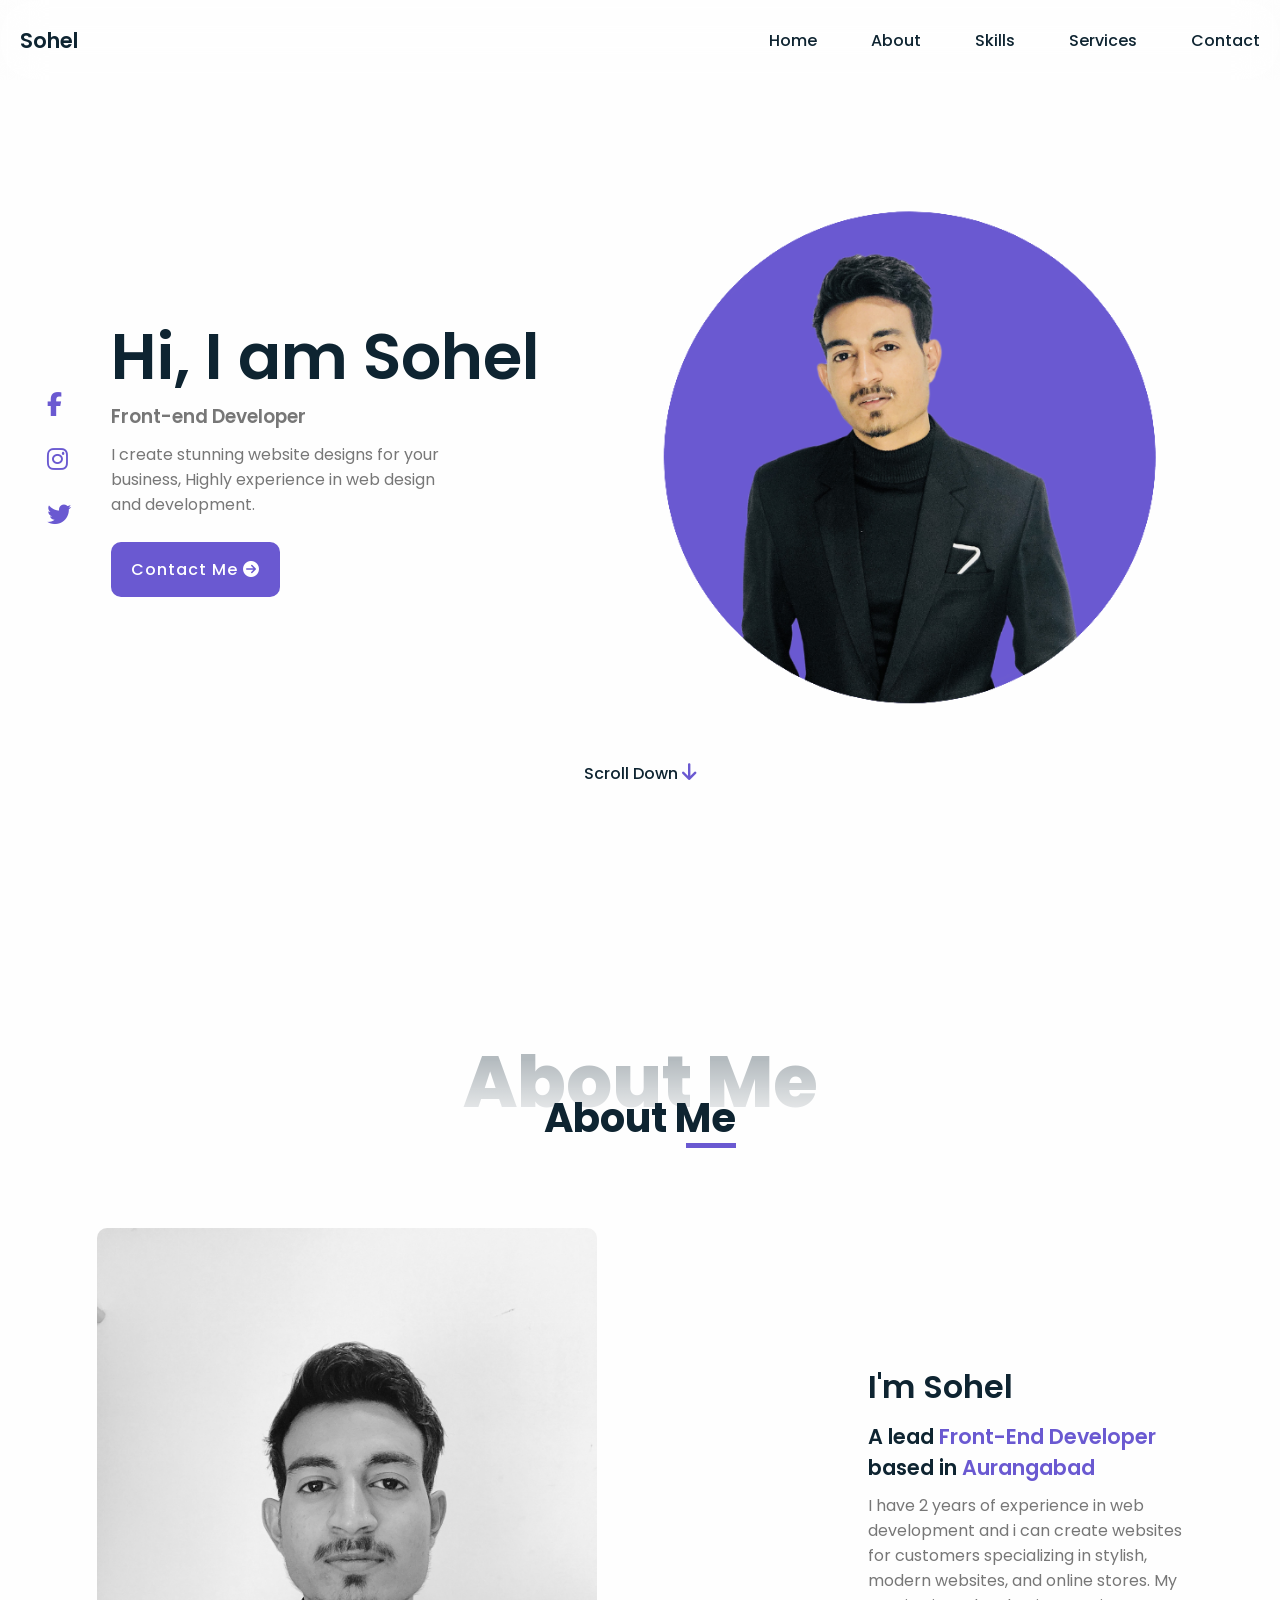
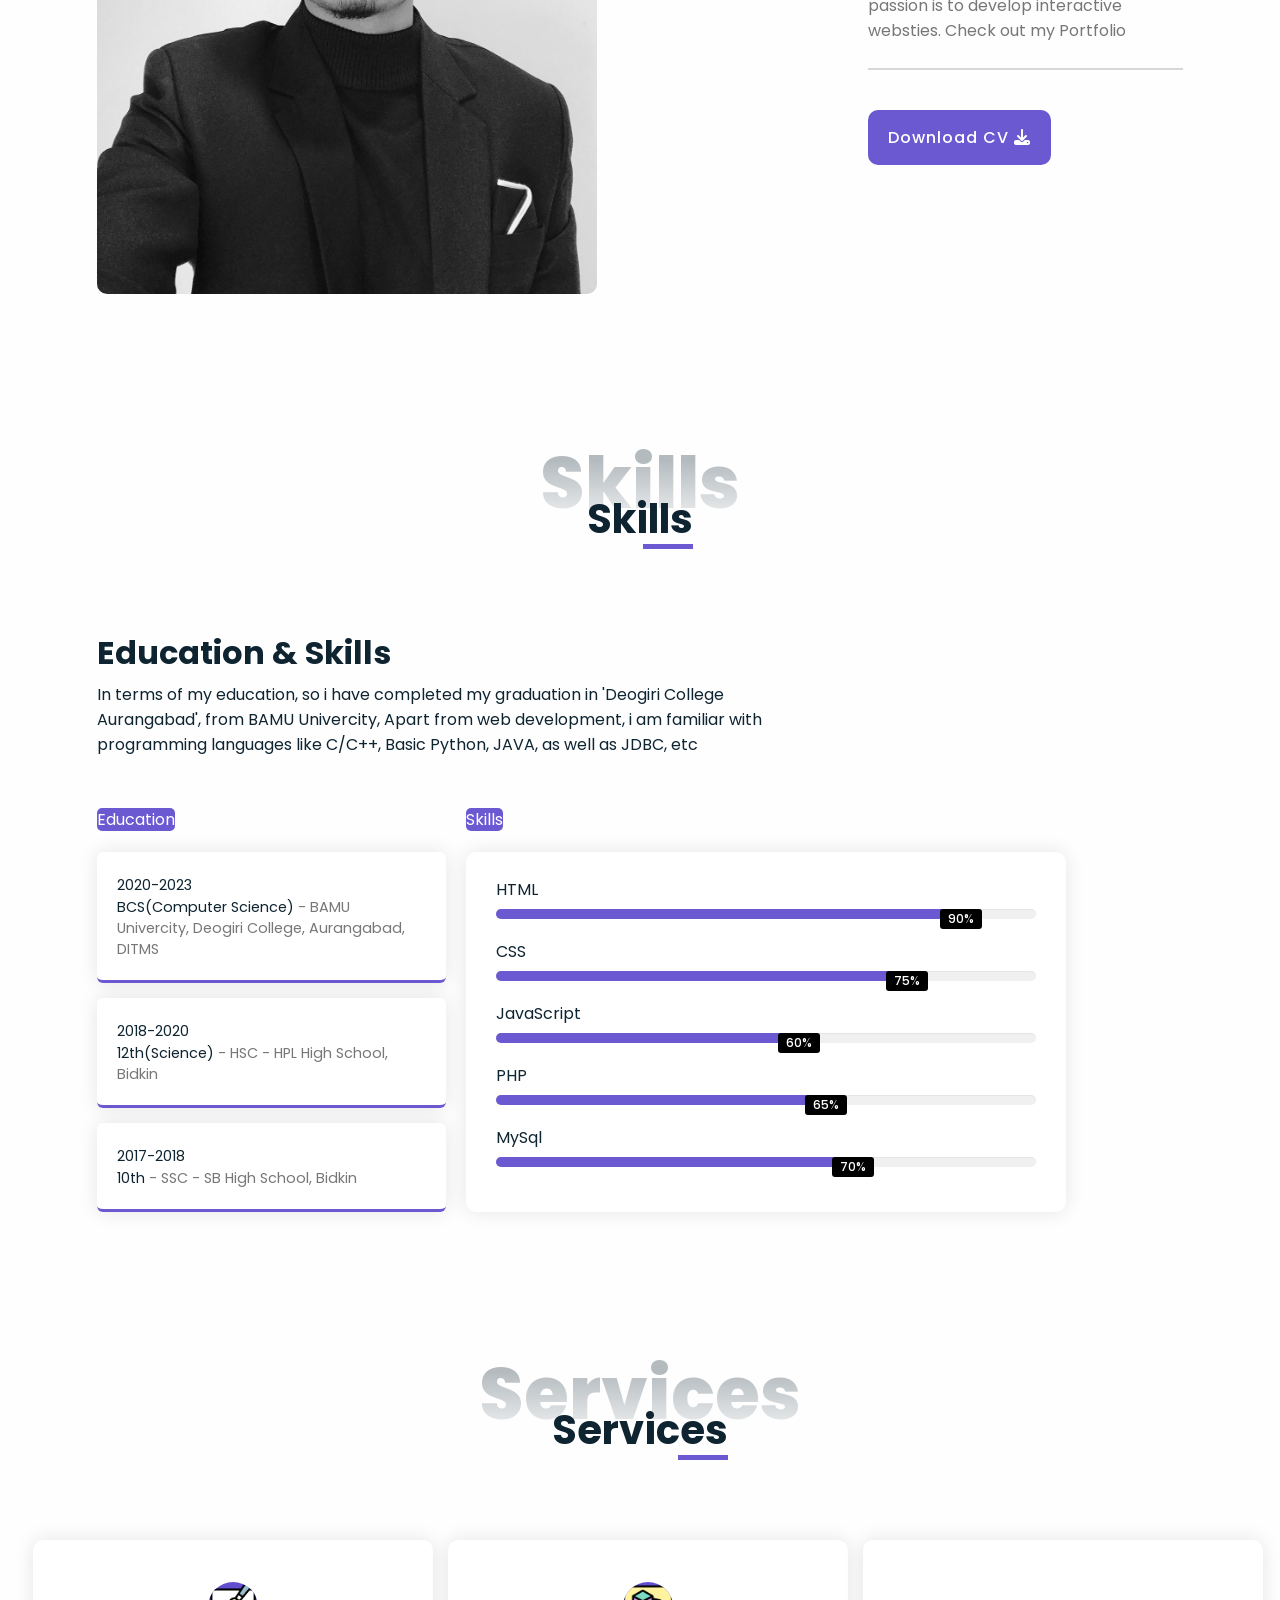
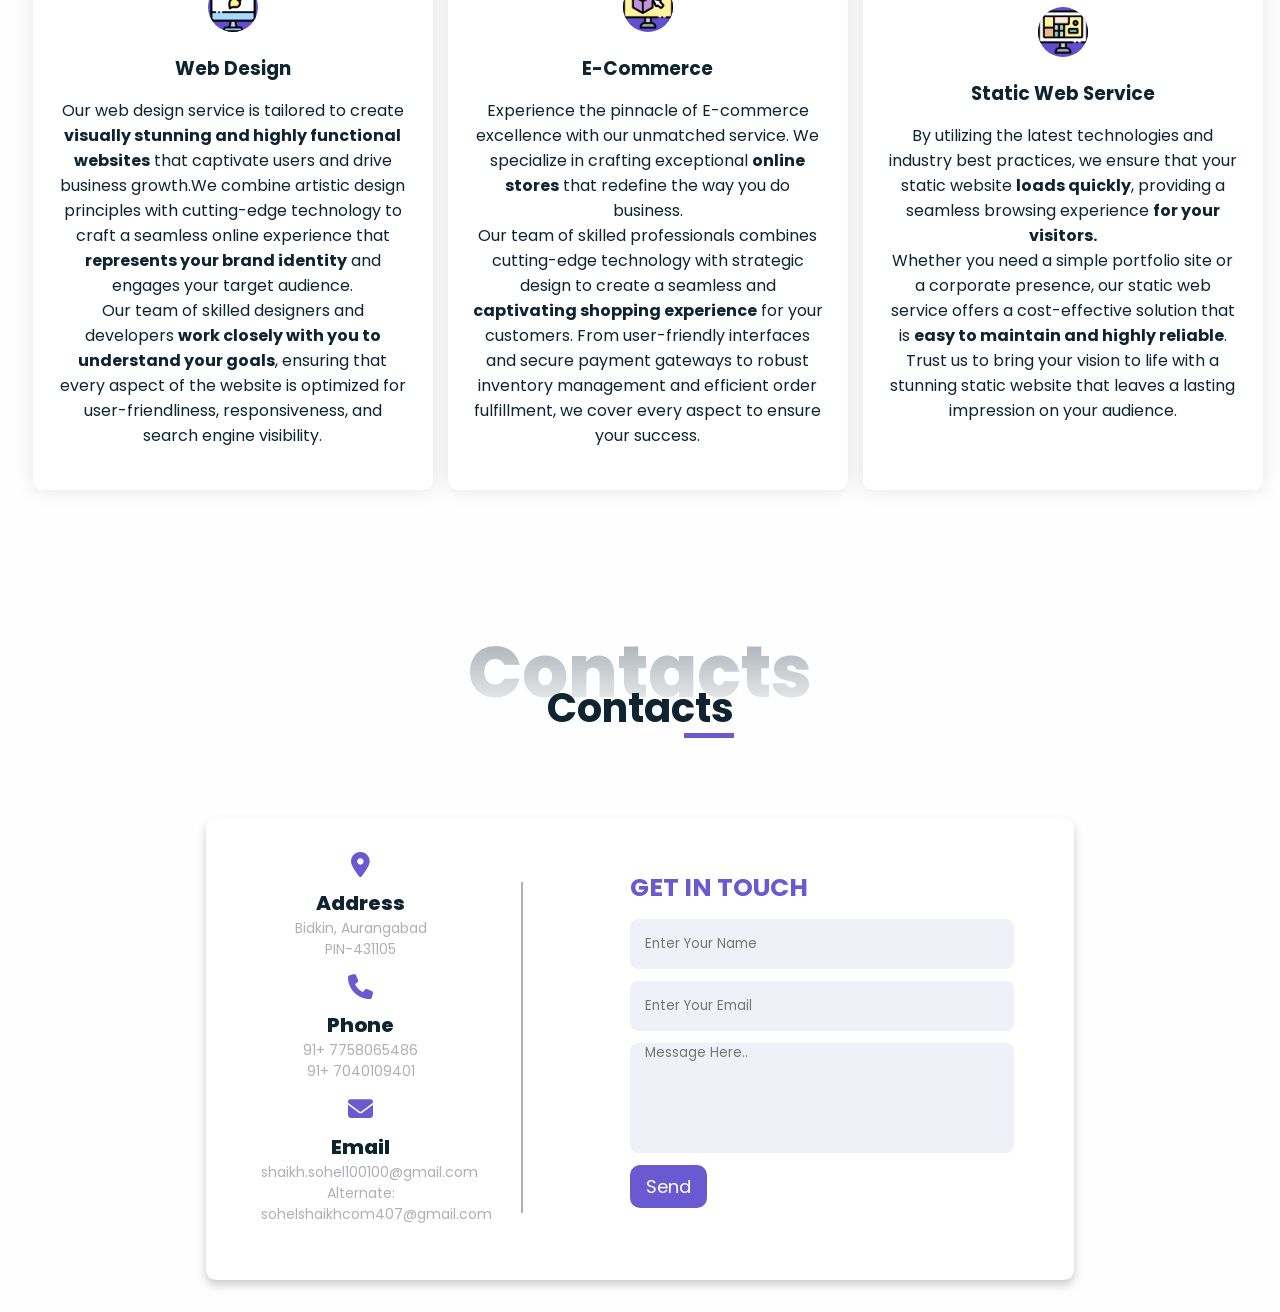
<file: index.html>
<!DOCTYPE html>
<html lang="en">

<head>
    <meta charset="UTF-8">
    <meta http-equiv="X-UA-Compatible" content="IE=edge">
    <meta name="viewport" content="width=device-width, initial-scale=1.0">
    <title>Portfolio</title>
    <link rel="stylesheet" href="style.css">
    <link rel="stylesheet" href="https://cdnjs.cloudflare.com/ajax/libs/font-awesome/6.2.1/css/all.min.css">
</head>

<body>


    <!-- ========Header======== -->
    <header>
        <div class="nav-bar">
            <a href="#about" class="logo">Sohel</a>
            <div class="navigation">
                <div class="nav-items">
                    <a href="#home">Home</a>
                    <a href="#about">About</a>
                    <a href="#skills">Skills</a>
                    <a href="#services">Services</a>
                    <a href="#contacts">Contact</a>
                </div>
            </div>
        </div>
    </header>


    <!-- ========Home section======== -->

    <section class="home flex-center" id="home">
        <div class="home-container">
            <div class="media-icons">
                <a href="https://www.facebook.com/realuniqueox/" target="_blank"><i class="fab fa-facebook-f"></i></a>
                <a href="https://www.instagram.com/real_unique_ox_/" target="_blank"><i class="fab fa-instagram"></i></a>
                <a href="#"><i class="fab fa-twitter"></i></a>
            </div>
            <div class="info">
                <h2>Hi, I am Sohel</h2>
                <h3>Front-end Developer</h3>
                <p>I create stunning website designs for your business, Highly experience in web design and development.</p>
                <a href="#contacts" class="btn">Contact Me <i class="fa fa-arrow-circle-right"></i></a>
            </div>
            <div class="home-img">
                <img src="Images/main-img2.png" alt="error">
            </div>
        </div>
        <a href="#about" class="scroll-down">Scroll Down <i class="fas fa-arrow-down"></i></a>
    </section>


    <!-- ========About section======== -->

    <section class="about section" id="about">
        <div class="container flex-center">
            <h1 class="section-title-01">About Me</h1>
            <h2 class="section-title-02">About Me</h2>
            <div class="content flex-center">
                <div class="about-img">
                    <img src="Images/about-img2.JPG" alt="error">
                </div>
                <div class="about-info">
                    <div class="description">
                        <h3>I'm Sohel</h3>
                        <h4>A lead <span>Front-End Developer</span> based in <span>Aurangabad</span></h4>
                        <p>I have 2 years of experience in web development and i can create websites for customers specializing in stylish, modern websites, and online stores. My passion is to develop interactive websties. Check out my Portfolio</p>
                    </div>
                    <ul class="professional-list">
                        <li class="list-item">
                            <a href="https://www.mediafire.com/file/za5odevanu8aaag/SOHEL%2527s_RESUME.pdf/file" class="btn" target="_blank" >Download CV <i class="fas fa-download"></i></a>
                        </li>
                    </ul>
                </div>
            </div>
        </div>

    </section>

    <!-- ========Skills section======== -->
    <section class="skills section" id="skills">
        <div class="container flex-center">
            <h1 class="section-title-01">Skills</h1>
            <h1 class="section-title-02">Skills</h1>
            <div class="content">
                <div class="skills-description">
                    <h3>Education & Skills</h3>
                    <p>In terms of my education, so i have completed my graduation in 'Deogiri College Aurangabad', from BAMU Univercity, Apart from web development, i am familiar with programming languages like C/C++, Basic Python, JAVA, as well as JDBC, etc </p>
                </div>
                <div class="skills-info education-all">
                    <div class="education">
                        <h4><label>Education</label></h4>
                        <ul class="edu-list">
                            <li class="item">
                                <span class="year">2020-2023</span>
                                <p><span>BCS(Computer Science)</span> - BAMU Univercity, Deogiri College, Aurangabad, DITMS</p>
                            </li>
                            <li class="item">
                                <span class="year">2018-2020</span>
                                <p><span>12th(Science)</span> - HSC - HPL High School, Bidkin</p>
                            </li>
                            <li class="item">
                                <span class="year">2017-2018</span>
                                <p><span>10th</span> - SSC - SB High School, Bidkin</p>
                            </ul>
                        </li>
                    </div>

                    <!-- <div class="education">

                        <h4><label>Skills</label></h4>
                        <ul class="bars">

                            <li class="bar">
                                <div class="info">
                                    <span>HTML</span>
                                    <span>95%</span>
                                </div>
                                <div class="line html"></div>
                            </li>

                            <li class="bar">
                                <div class="info">
                                    <span>CSS</span>
                                    <span>85%</span>
                                </div>
                                <div class="line css"></div>
                            </li>

                            <li class="bar">
                                <div class="info">
                                    <span>JavaScript</span>
                                    <span>80%</span>
                                </div>
                                <div class="line javscript"></div>
                            </li>

                            <li class="bar">
                                <div class="info">
                                    <span>Jquery</span>
                                    <span>80%</span>
                                </div>
                                <div class="line jquery"></div>
                            </li>

                            <li class="bar">
                                <div class="info">
                                    <span>PHP</span>
                                    <span>75%</span>
                                </div>
                                <div class="line jquery"></div>
                            </li>

                        </ul>
                    </div> -->
                

                       <div class="education">

                        <h4><label>Skills</label></h4>

                        <div class="skills-bar">
                        <div class="bar">
                            <div class="info">
                                <span>HTML</span>
                            </div>
                            <div class="progress-line html"><span></span></div>
                        </div>
                        
                        <div class="bar">
                            <div class="info">
                                <span>CSS</span>
                            </div>
                            <div class="progress-line css"><span></span></div>
                        </div>
                        
                        <div class="bar">
                            <div class="info">
                                <span>JavaScript</span>
                            </div>
                            <div class="progress-line js"><span></span></div>
                        </div>
                        
                        <div class="bar">
                            <div class="info">
                                <span>PHP</span>
                            </div>
                            <div class="progress-line php"><span></span></div>
                        </div>
                        
                        <div class="bar">
                            <div class="info">
                                <span>MySql</span>
                            </div>
                            <div class="progress-line mysql"><span></span></div>
                        </div>
                    </div> 
                    </div>
                </div>
            </div>
        </div>
    </section>


        <!-- ========Services section======== -->
        <section class="services section" id="services">

            <div class="container flex-center">
                <h1 class="section-title-01">Services</h1>
                <h1 class="section-title-02">Services</h1>
                <div class="content">
                <div class="rows services">
                    
                    <div class="Card col-md-3 text-center">
                        <div class="icon">
                        <img src="Images/service-icons/icon1.png" alt="error">
                        </div>
                        <div>
                            <h3 class="heading">Web Design</h3>
                            <p class="description">Our web design service is tailored to create <b>visually stunning and highly functional websites</b> that captivate users and drive business growth.We combine artistic design principles with cutting-edge technology to craft a seamless online experience that <b>represents your brand identity</b> and engages your target audience. <br>Our team of skilled designers and developers <b>work closely with you to understand your goals</b>, ensuring that every aspect of the website is optimized for user-friendliness, responsiveness, and search engine visibility.</p>
                        </div>
                    </div>

                    <div class="Card col-md-3 text-center">
                        <div class="icon">
                            <img src="Images/service-icons/icon2.png" alt="error">
                        </div>
                        <div>
                            <h3 class="heading">E-Commerce</h3>
                            <p class="description">Experience the pinnacle of E-commerce excellence with our unmatched service. We specialize in crafting exceptional <b>online stores</b> that redefine the way you do business. <br> Our team of skilled professionals combines cutting-edge technology with strategic design to create a seamless and <b>captivating shopping experience</b> for your customers. From user-friendly interfaces and secure payment gateways to robust inventory management and efficient order fulfillment, we cover every aspect to ensure your success.</p>
                        </div>
                    </div>

                    <div class="Card col-md-3 text-center">
                        <div class="icon">
                            <img src="Images/service-icons/icon3.png" alt="error">
                        </div>
                        <div>
                            <h3 class="heading">Static Web Service</h3>
                            <p class="description">By utilizing the latest technologies and industry best practices, we ensure that your static website <b>loads quickly</b>, providing a seamless browsing experience <b>for your visitors.</b> <br> Whether you need a simple portfolio site or a corporate presence, our static web service offers a cost-effective solution that is <b>easy to maintain and highly reliable</b>. Trust us to bring your vision to life with a stunning static website that leaves a lasting impression on your audience.</p>
                        </div>
                    </div>

                </div>    
                </div>
        </section>

        <!-- ========Contacts section======== -->
        <section class="contacts section" id="contacts">

            <div class="container flex-center">
                <h1 class="section-title-01">Contacts</h1>
                <h1 class="section-title-02">Contacts</h1>
                <div class="form-content">
                    <div class="left-side">
                        
                        <div class="address details">
                            <i class="fa-solid fa-location-dot"></i>
                            <div class="topic">Address</div>
                            <div class="text-one">Bidkin, Aurangabad</div>
                            <div class="text-two">PIN-431105</div>
                        </div>

                        <div class="phone details">
                            <i class="fa-solid fa-phone"></i>
                            <div class="topic">Phone</div>
                            <div class="text-one">91+ 7758065486</div>
                            <div class="text-two">91+ 7040109401</div>
                        </div>
                        
                        <div class="email details">
                            <i class="fa-solid fa-envelope"></i>
                            <div class="topic">Email</div>
                            <div class="text-one">shaikh.sohel100100@gmail.com</div>
                            <div class="text-two">Alternate: sohelshaikhcom407@gmail.com</div>
                        </div>

                    </div>

                    <div class="right-side">
                        <div class="topic-text">
                            
                            GET IN TOUCH

                        <form action="#">

                            <div class="input-box">
                                <input type="text" placeholder="Enter Your Name">
                            </div>
                            <div class="input-box">
                                <input type="email" placeholder="Enter Your Email">
                            </div>
                            <div class="input-box">
                                <textarea placeholder="Message Here.."></textarea>
                            </div>
                            <div class="button">
                                <input type="button" value="Send">
                            </div>

                        </form>
                    </div>
                    </div>
                </div>



        </section>

    
        <!-- ========CDN javascripts File for Emails======== -->

  
    <!-- ========External Scripts======== -->
    <script src="main.js"></script>
</body>

</html>
</file>
<file: style.css>
@import url('https://fonts.googleapis.com/css2?family=Poppins:ital,wght@0,100;0,200;0,300;0,400;0,500;0,600;0,700;0,800;0,900;1,100;1,200;1,300;1,400;1,500;1,600;1,700;1,800;1,900&display=swap');

:root{
    /* ========Main theme colors======== */
    --first-color: #0e2431;
    --second-color: #6a59d1;
    --third-color: #777;

    /* ========Hover colors======== */
    --hover-color: #614fd0;

    /* ========Background colors======== */
    --body-bg-color: #fefefe;
    --card-bg-color: #fff;
    --modal-bg-color: #fff;
    --bg-transparent-color: rgba(0,0,0,0.1);
    --transparent-color-01: rgba(0,0,0,0.1);
    --transparent-color-02: rgba(106,89,209,0.1);
    --line-color: #d7d7d7;

    /* ========colors Filter======== */
    --color-filter: invert(1);
    
    /* ========Box shadow======== */
    --box-shadow: 0px 0px 20px rgb(0 0 0 / 10%);


    /* ========Font size======== */
    --small-font-size: 0.9em;
    --normal-font-size: 1em;

    /* ========Scrollbar colors======== */
    --scroll-bar-color: #c5cadf;
    --scroll-thumb-color: #70768a;
    --scroll-thumb-hover-color: #454f6b;

}

*{
    margin: 0;
    padding: 0;
    box-sizing: border-box;
    font-family: 'Poppins', sans-serif;
}

html{
    scroll-behavior: smooth;
}

body{
    color: var(--first-color);
    background: var(--body-bg-color);
    margin: 2rem 0 0 0;
    transition: .5s ease;
}
a{
    text-decoration: none;
}
li{
    list-style: none;
}


/* ========Scroll bar======== */
::-webkit-scrollbar{
    width: 10px;
    background: var(--scroll-bar-color);
}
::-webkit-scrollbar-thumb{
    background: var(--scroll-thumb-color);
    border-radius: 2em;
}
::-webkit-scrollbar-thumb:hover{
    background: var(--scroll-thumb-hover-color);
}


 /* ========Header======== */
header
{
    z-index: 99999;
    width: 100%;
    position: fixed;
    top: 0;
    left: 0;    
    backdrop-filter: blur(20px);
    transition: .6s ease;
}
header.sticky{
    background: rgba(255, 255, 255, 0.1);
    box-shadow: var(--box-shadow);
}

.nav-bar{
    position: relative;
    height: calc(4rem + 1rem);
    max-width: 1650px;
    display: flex;
    justify-content: space-between;
    align-items: center;
    margin-left: auto;
    margin-left: auto;
    padding: 0 20px;
    transition: .6s ease;
}
header.sticky .nav-bar {
    height: calc(2.5rem + 1rem);

}


.nav-bar .logo{
    color: var(--first-color);
    font-size: 1.3em;
    font-weight: 600;
}

.nav-items a{
    color: var(--first-color);
    font-weight: 500;
}

.nav-items a:not(:last-child)
{
    margin-right: 50px;
}


/* ========Header======== */
.home{
    position: relative;
    max-width: 1250px;
    min-height: 100vh;
    margin-left: auto;
    margin-right: auto;
    padding: 4rem 2rem;
    flex-direction: column;
}
.home .home-container{
    display: flex;
    justify-content:space-between;
    align-items: center;
    width: 100%;
}

.home-container .media-icons{
    display: flex;
    flex-direction: column;
    margin-right: 40px;
}

.home-container .media-icons a{
    color: var(--second-color);
    font-size: 1.5em;
    margin: 10px 0;
}

.home-container .media-icons a:hover{
    color: var(--hover-color);
}

.home-container .info h2{
    width: 500px;
    font-size: 4em;
    font-weight: 600;
    line-height: 70px;
}

.home-container .info h3{
    color: var(--third-color);
    font-feature-settings: 1.3em;
    font-weight: 600;
    line-height: 50px;
}

.home-container .info p{
    color: var(--third-color);
    font-size: var(--normal-font-size);
    max-width: 350px;
}

.btn{
    background: var(--second-color);
    color: #fff;
    font-size: var(--normal-font-size);
    font-weight: 500;
    display: inline-block;
    margin-top: 25px;
    padding: 15px 20px;
    letter-spacing: 1px;
    border-radius: 10px;
}
.btn:hover{
    background: var(--hover-color);
}

.home-container .home-img{
    position: relative;
}

.home-container .home-img img{
    width:100%;
    transform: translate(0,0);
}

.home .scroll-down{
    color: var(--first-color);
    font-size: var(--normal-font-size);
    font-weight: 500;
    margin-top: 20px;
}

.home .scroll-down i{
    color: var(--second-color);
    font-size: 1.2em;
    animation: arrow-down ease 2s infinite;
}

@keyframes arrow-down{
    0%{
        transform: translateY(0);
    }
    30%{
        transform: translateY(10px);
    }
}



/* ========Common styles for all sessions======== */
.flex-center{
    display: flex;
    justify-content: center;
    align-items: center;
}

.section{
    position: relative;
    width: 1150px;
    margin-left: auto;
    margin-right: auto;
    padding: 6rem 2rem 2rem;
}
.sub-section{
    position: relative;
    width: 1150px;
    margin-left: auto;
    margin-right: auto;
    padding: 6rem 0rem;
}

.section-title-01{
    font-size: 4.5em;
    font-weight: 800;
    margin-bottom: 2rem;
    background: linear-gradient(to top, transparent 0%, var(--first-color) 70%);
    -webkit-background-clip: text;
    -webkit-text-fill-color: transparent;
    opacity: .3;
}

.section-title-02{
    font-size: 2.5em;
    font-weight: 700;
    transform: translateY(-80px);
}

.section-title-02:before{
    content: '';
    position: absolute;
    width: 50px;
    height: 5px;
    right: 0;
    bottom: 0;
    background: var(--second-color);
}

.container{
    position: relative;
    flex-direction: column;
}

/* ========About section======== */
.about .container .content{
    column-gap: 40px;
    width: 100%;
}

.about-img{
    position: relative;
}

.about-img img{
    max-width: 50%;
    min-width: 500px;
    border-radius: 10px;
}

.about-info .description{
     max-width: 1000px;
}

.about-info .description h3{
    font-size: 2em;
    font-weight: 600;
    margin-bottom: 10px;
}

.about-info .description h4{
    font-size: 1.3em;
    font-weight: 600;
    margin-bottom: 10px;
}

.about-info .description h4 span{
    color: var(--second-color);
}

.about-info .description p{
    color: var(--third-color);
    font-size: var(--normal-font-size);
    margin-bottom: 15px;
    padding-bottom: 25px;
    border-bottom: 2px solid var(--line-color);
}

.about-info .professional-list{
    display: flex;
    column-gap: 30px;
}

/* .about-info .professional-list .list-item h3{
    font-size: 2.5em;
    font-weight: 700;
}

.about-info .professional-list .list-item span{
    color: var(--third-color);
    font-size: var(--small-font-size);
} */



/* ========Skills section======== */

.skills .container .content{
    width: 100%;
}
.skills-description{
    max-width: 700px;
    margin-bottom: 50px;
}
.skills-description h3{
    font-size: 2em;
    margin-bottom: 5px;
}
.skills-info{
    max-width: 100%;
    display: grid;
    grid-template-columns: repeat(auto-fill, minmax(300px, 1fr));
    gap: 20px;
    margin: 0 auto;
}
.skills-info h4{
    margin-bottom: 20px;
}
.skills-info h4 label{
    background: var(--second-color);
    color: #fff;
    font-size: var(--normal-font-size);
    font-weight: 400;
    padding: 5px, 15px;
    border-radius: 5px;
}
.education-all{
    background: 80px;
}
.edu-list .item{
    background: var(--card-bg-color);
    box-shadow: var(--box-shadow);
    border-bottom: 3px solid var(--second-color);
    padding: 20px;
    margin-top: 15px;
    border-radius: 6px;
    transition: .3s ease;
}
.edu-list .item .year{
    font-size: var(--small-font-size);
    margin-bottom: 5px;
}
.edu-list .item p{
    color: var(--third-color);
    font-size: var(--small-font-size);

}
.edu-list .item p span{
    color: var(--first-color);
    font-size: var(--normal-font-size);
    font-weight: 500px;
}
/* .bar{
    background: ;
} */

    /* CUSTOME PROGRESS BAR */


.skills-bar{
    width: 600px;
    background: var(--card-bg-color);
    border-radius: 10px;
    padding: 25px 30px;
    /* box-shadow: 5px 5px 10px rgba(0, 0, 0, 0.2); */
    box-shadow: 0px 0px 20px rgb(0 0 0 / 10%);;
}
.skills-bar .bar{
    margin: 20px 0;
}
.skills-bar .bar:first-child{
    margin-top: 0px;
}
.skills-bar .bar .info{
    margin-bottom: 7px;
}

.skills-bar .bar .info span{
    /* font-size: 17px; */
    /* font-weight: 500; */
}

.skills-bar .bar .progress-line{
    position: relative;
    height: 10px;
    width: 100%;
    background: #f0f0f0;
    transform: scaleX(0);
    transform-origin: left;
    box-shadow: inset 0px 1px 1px rgba(0, 0, 0, 0.05), 
                      0px 1px rgba(255, 255, 255, 0.8);
    border-radius: 10px;

    animation: animate 1s cubic-bezier(1, 0, 0.5, 1) forwards;
}

.bar .progress-line span{
    height: 100%;
    width: 80%;
    background: var(--second-color);
    position: absolute;
    border-radius: 10px;
    transform: scaleX(0);
    transform-origin: left;
    animation: animate 1s 1s cubic-bezier(1, 0, 0.5, 1) forwards;

}
@keyframes animate {
    100%{
        transform: scaleX(1);
    }
}

.progress-line.html span{
    width: 90%;
}

.progress-line.css span{
    width: 80%;
}

.progress-line.js span{
    width: 60%;
}

.progress-line.php span{
    width: 65%;
}

.progress-line.mysql span{
    width: 70%;
}

.bar .progress-line span::after{
    position: absolute;
    /* content: "80%"; */
    right: 0;
    top: -28;
    color: #fff;
    font-size: 12px;
    font-weight: 500;
    background: #000;
    padding: 1px 8px;
    border-radius: 3px;
}
.bar .progress-line.html span::after{
    content: "90%";
}
.bar .progress-line.css span::after{
    content: "75%";
}
.bar .progress-line.js span::after{
    content: "60%";
}
.bar .progress-line.php span::after{
    content: "65%";
}
.bar .progress-line.mysql span::after{
    content: "70%";
}

    /* Services section */


.Card{
    height: 550px;
    width: 400px;
    padding: 25px;
    border-radius: 10px;
    margin-left: 15px;
    background: var(--card-bg-color);
    box-shadow: 0px 0px 20px rgb(0 0 0 / 10%);
    display: flex;
    flex-direction: column;
    text-align: center;
    justify-content: center;
    align-items: center;
}

.services{
    display: flex;
    align-items: center;
    justify-content: center;
}

.services .Card:nth-child(1):hover{
    background-color: rgba(62, 47, 153, 8%);
}
.services .Card:nth-child(2):hover{
    background-color: rgb(106 89 209 / 8%);
}
.services .Card:nth-child(3):hover{
    background-color: rgb(106 89 209 / 8%);
}

.services .Card .icon img{
    width: 50px;
    background-color:#614fd0;
    border-radius: 50%;
    margin-bottom: 15px;
}

.services .heading{
    margin-bottom: 15px;
}



/* Contacts Sections */

.form-content{
    width: 80%;
    background: #fff;
    padding: 20px 60px 40px 40px;
    border-radius: 10px;
    box-shadow: 0 5px 10px rgba(0, 0, 0, 0.2);
}

.container .form-content{
    display: flex;
    align-items: center;
    justify-content:space-between;
}

.container .form-content .left-side{
    width: 30%;
    height: 100%;
    position: relative;
}

.container .form-content::before{
    content: '';
    position: absolute;
    height: 50%;
    width: 2px;
    right: -15;
    top: 40%;
    transform: translateY(-20%);
    transform: translateX(275px);
    background-color: #afafb6;

}

.container .form-content .details{
    margin: 15px;
    text-align: center;
}

.container .form-content .details i{
    font-size: 25px;
    color: var(--second-color);
    margin-bottom: 10px;
}

.container .form-content .details .topic{
    font-size: 20px;
    font-weight: 750;
}

.container .form-content .details .text-one, .text-two{
    font-size: 14px;
    color: #afafb6;
}


.container .form-content .right-side{
    width: 50%;
    margin-left: 75px;
}

.container .form-content .right-side .topic-text{
    font-size: 25px;
    font-weight: bold;
    color: var(--second-color);
}

.right-side .input-box{
    height: 50px;
    width: 100%;
    margin: 12px 0;
}

.right-side .input-box input, textarea{
    height: 100%;
    width: 100%;
    border: none;
    border-radius: 8px;
    background: #F0F1F8;
    padding: 0 15px;
    resize: none;
    outline: none;
}

.right-side .input-box textarea{
    min-height: 110px;
}

.right-side .button{
    margin-top: 60px;
    display: inline-block;
}

.right-side .button input{
    color: #fff;
    font-size: 18px;
    outline: none;
    border: none;
    padding: 8px 16px;
    border-radius: 10px;
    cursor: pointer;
    background-color: var(--second-color);
}
</file>
